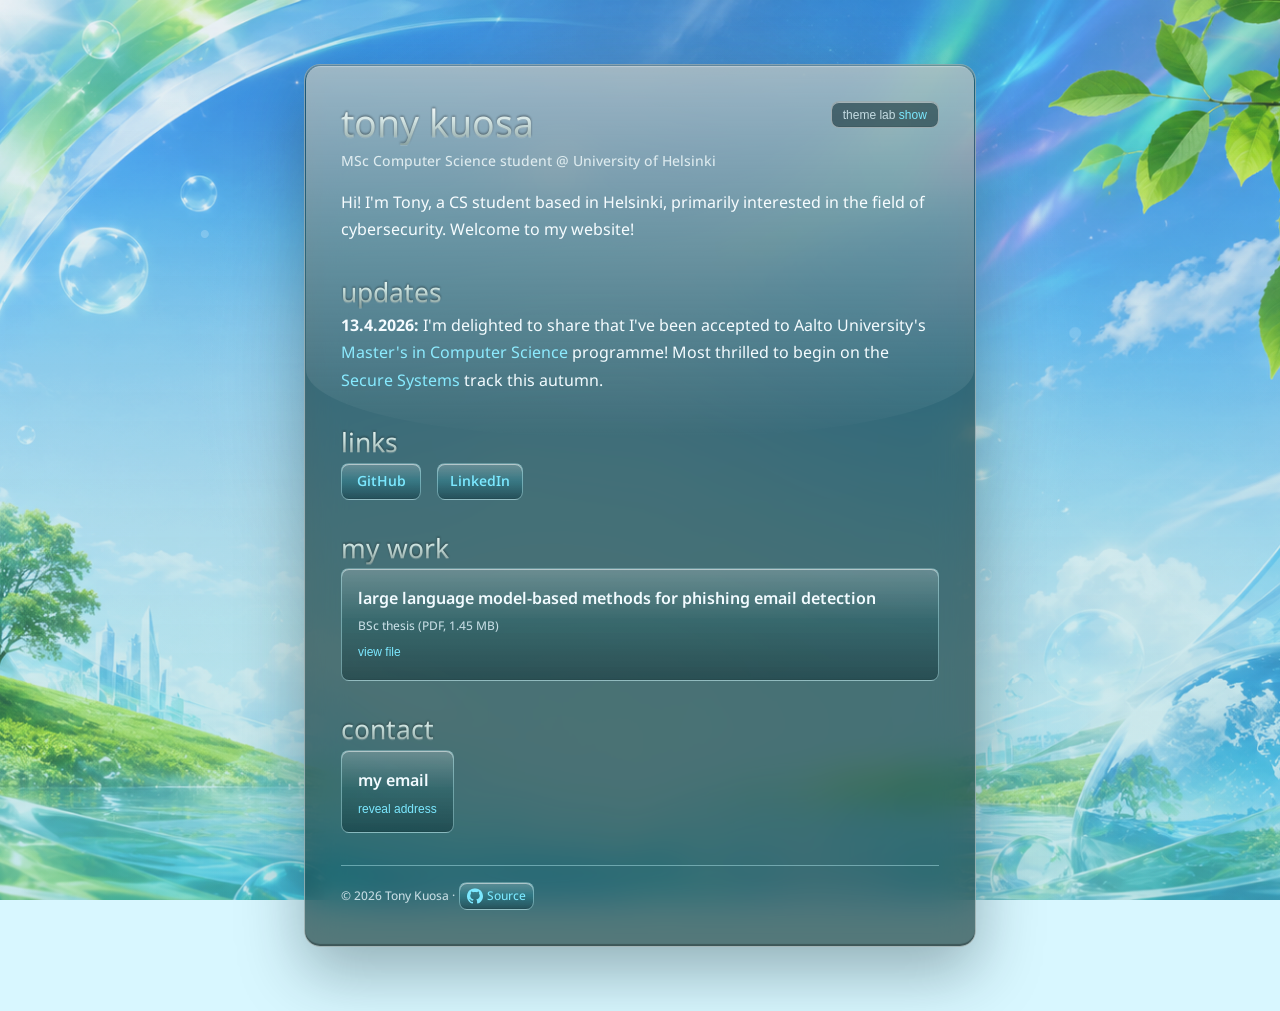
<file: index.html>
<!doctype html>
<html lang="en">
  <head>
    <meta charset="utf-8" />
    <meta name="author" content="Tony Kuosa" />
    <meta name="viewport" content="width=device-width, initial-scale=1.0" />
    <title>Tony Kuosa</title>
    <link rel="stylesheet" href="/style.css" />
    <link rel="icon" type="image/x-icon" href="/favicon.ico" />
    <script>
      var turnstileState = {
        loading: false,
        readyCallbacks: [],
        widgets: {},
      }

      function loadTurnstile(callback) {
        if (window.turnstile) {
          callback()
          return
        }

        turnstileState.readyCallbacks.push(callback)
        if (turnstileState.loading) return

        turnstileState.loading = true
        var s = document.createElement('script')
        s.src =
          'https://challenges.cloudflare.com/turnstile/v0/api.js?render=explicit'
        s.async = true
        s.defer = true
        s.onload = function () {
          // drain the queue before running so callbacks can't double-fire
          turnstileState.readyCallbacks
            .splice(0)
            .forEach(function (readyCallback) {
              readyCallback()
            })
        }
        document.head.appendChild(s)
      }

      function getTurnstileTheme() {
        return document.documentElement.dataset.panel === 'light'
          ? 'light'
          : 'dark'
      }

      function updatePanelControl(theme) {
        var panelSwitcher = document.querySelector('[data-panel-switcher]')
        if (!panelSwitcher) return

        panelSwitcher.disabled = theme === 'minimal'
      }

      function setThemeLabOpen(isOpen, storeValue) {
        var themeLabToggle = document.querySelector('[data-theme-lab-toggle]')
        var themeLabControls = document.getElementById('theme-lab-controls')

        document.documentElement.dataset.themeLabOpen = isOpen
          ? 'true'
          : 'false'
        if (themeLabToggle) {
          themeLabToggle.setAttribute(
            'aria-expanded',
            isOpen ? 'true' : 'false'
          )
        }
        if (themeLabControls) {
          themeLabControls.hidden = !isOpen
        }
        if (storeValue) {
          storeValue('themeLabOpen', isOpen ? 'true' : 'false')
        }
      }

      function renderTurnstile(containerId, callbacks) {
        loadTurnstile(function () {
          var container = document.getElementById(containerId)
          if (!container) return

          if (turnstileState.widgets[containerId] !== undefined) {
            window.turnstile.reset(turnstileState.widgets[containerId])
            return
          }

          turnstileState.widgets[containerId] = window.turnstile.render(
            container,
            {
              sitekey: '0x4AAAAAADAGK0JjHhqSRt6r',
              theme: getTurnstileTheme(),
              size: 'flexible',
              callback: callbacks.success,
              'error-callback': callbacks.error,
              'expired-callback': callbacks.expired,
            }
          )
        })
      }

      // decodes a base64-encoded value once a Turnstile check has passed
      // base64 is not encryption, the real gate is the human verification
      function decodeReveal(encoded) {
        return atob(encoded)
      }

      // Builds one reveal flow: a trigger button that swaps in a Turnstile
      // widget, then reveals a hidden element once the check passes. The
      // thesis download and the email share this exact state machine.
      function createRevealFlow(config) {
        function setHidden(id, hidden) {
          document.getElementById(id).hidden = hidden
        }

        function show() {
          setHidden(config.buttonId, true)
          setHidden(config.panelId, false)
          setHidden(config.revealId, true)
          renderTurnstile(config.widgetId, {
            success: onSuccess,
            error: onUnverified,
            expired: onUnverified,
          })
        }

        function onSuccess() {
          setHidden(config.panelId, true)
          config.reveal(document.getElementById(config.revealId))
        }

        // error and expired land in the same place: re-show the check.
        function onUnverified() {
          setHidden(config.panelId, false)
          setHidden(config.revealId, true)
        }

        return { show: show }
      }

      var thesisFlow = createRevealFlow({
        buttonId: 'thesis-download-btn',
        panelId: 'thesis-turnstile',
        widgetId: 'thesis-turnstile-widget',
        revealId: 'thesis-download',
        reveal: function (link) {
          // encoded path to the thesis PDF, revealed only after the check passes
          link.href = decodeReveal(
            'L2Fzc2V0cy90aGVzaXMuYzZkOTNiYWQwNjRkLnBkZg=='
          )
          link.hidden = false
        },
      })

      var emailFlow = createRevealFlow({
        buttonId: 'email-reveal-btn',
        panelId: 'email-turnstile',
        widgetId: 'email-turnstile-widget',
        revealId: 'email-reveal',
        reveal: function (link) {
          // encoded contact email, revealed only after the check passes
          var email = decodeReveal('bWVAdG9ueWt1b3NhLmNvbQ==')
          link.href = 'mailto:' + email
          link.textContent = email
          link.hidden = false
        },
      })

      function showTurnstile() {
        thesisFlow.show()
      }

      function showEmailTurnstile() {
        emailFlow.show()
      }

      ;(function () {
        function getStoredValue(key) {
          try {
            return localStorage.getItem(key)
          } catch (error) {
            return null
          }
        }

        function storeValue(key, value) {
          try {
            localStorage.setItem(key, value)
          } catch (error) {}
        }

        var storedTheme = getStoredValue('theme')
        var storedPanel = getStoredValue('panel')
        var storedThemeLabOpen = getStoredValue('themeLabOpen')
        var theme = storedTheme || 'polished-aero'
        var panel = storedPanel || 'dark'
        var themeLabOpen = storedThemeLabOpen === 'true'

        document.documentElement.dataset.theme = theme
        document.documentElement.dataset.panel = panel
        document.documentElement.dataset.themeLabOpen = themeLabOpen
          ? 'true'
          : 'false'

        window.addEventListener('DOMContentLoaded', function () {
          var themeLabToggle = document.querySelector('[data-theme-lab-toggle]')
          var themeSwitcher = document.querySelector('[data-theme-switcher]')
          var panelSwitcher = document.querySelector('[data-panel-switcher]')

          setThemeLabOpen(themeLabOpen)

          if (themeLabToggle) {
            themeLabToggle.addEventListener('click', function () {
              themeLabOpen = !themeLabOpen
              setThemeLabOpen(themeLabOpen, storeValue)
            })
          }

          if (themeSwitcher) {
            themeSwitcher.value = theme
            updatePanelControl(theme)
            themeSwitcher.addEventListener('change', function (event) {
              var nextTheme = event.target.value
              document.documentElement.dataset.theme = nextTheme
              updatePanelControl(nextTheme)
              storeValue('theme', nextTheme)
            })
          }

          if (panelSwitcher) {
            panelSwitcher.value = panel
            panelSwitcher.addEventListener('change', function (event) {
              var nextPanel = event.target.value
              document.documentElement.dataset.panel = nextPanel
              storeValue('panel', nextPanel)
            })
          }
        })
      })()
    </script>
  </head>

  <body>
    <main>
      <div class="theme-lab">
        <button
          class="theme-lab-toggle"
          type="button"
          aria-expanded="true"
          aria-controls="theme-lab-controls"
          data-theme-lab-toggle
        >
          Theme lab
        </button>
        <div
          id="theme-lab-controls"
          class="theme-switcher"
          aria-label="Theme lab controls"
        >
          <label>
            <span>Theme</span>
            <select data-theme-switcher aria-label="Select visual theme">
              <option value="polished-aero">Polished Aero</option>
              <option value="vista-glass">Vista Glass</option>
              <option value="eco-aero">Eco Aero</option>
              <option value="minimal">Minimal</option>
            </select>
          </label>
          <label>
            <span>Panel</span>
            <select data-panel-switcher aria-label="Select panel tone">
              <option value="dark">Dark glass</option>
              <option value="light">Light glass</option>
            </select>
          </label>
        </div>
      </div>

      <h1>Tony Kuosa</h1>
      <p class="subtitle subtitle--md">
        MSc Computer Science student @ University of Helsinki
      </p>

      <p class="intro">
        Hi! I'm Tony, a CS student based in Helsinki, primarily interested in
        the field of cybersecurity. Welcome to my website!
      </p>

      <section>
        <h2>Updates</h2>
        <ul class="news">
          <li>
            <p>
              <b>13.4.2026:</b>
              I'm delighted to share that I've been accepted to Aalto
              University's
              <a
                href="https://www.aalto.fi/en/study-options/computer-science-master-of-science-technology"
                target="_blank"
                >Master's in Computer Science</a
              >
              programme! Most thrilled to begin on the
              <a
                href="https://www.aalto.fi/en/programmes/masters-programme-in-computer-communication-and-information-sciences/curriculum-2026-2028#22-study-track--secure-systems-60---40-ects"
                target="_blank"
                >Secure Systems</a
              >
              track this autumn.
            </p>
          </li>
        </ul>
      </section>

      <section>
        <h2>Links</h2>
        <ul class="links">
          <li>
            <a href="https://github.com/kuosaton" target="_blank">GitHub</a>
          </li>
          <li>
            <a href="https://www.linkedin.com/in/tonykuosa" target="_blank"
              >LinkedIn</a
            >
          </li>
        </ul>
      </section>

      <section>
        <h2>My work</h2>
        <div class="work-item">
          <p class="work-item-name">
            Large Language Model-based Methods for Phishing Email Detection
          </p>
          <p class="work-item-meta">BSc thesis (PDF, 1.45 MB)</p>
          <button
            id="thesis-download-btn"
            class="work-item-meta thesis-download-link"
            onclick="showTurnstile()"
          >
            View file
          </button>
          <div id="thesis-turnstile" hidden>
            <div id="thesis-turnstile-widget"></div>
            <p class="work-item-meta turnstile-hint">
              Complete the check above to download
            </p>
          </div>
          <a id="thesis-download" target="_blank" hidden>
            <p class="work-item-meta thesis-download-link">View file</p>
          </a>
        </div>
      </section>

      <section>
        <h2>Contact</h2>
        <div class="contact-card">
          <p class="work-item-name">My email</p>
          <button
            id="email-reveal-btn"
            class="work-item-meta reveal-link"
            onclick="showEmailTurnstile()"
          >
            Reveal address
          </button>
          <div id="email-turnstile" hidden>
            <div id="email-turnstile-widget"></div>
            <p class="work-item-meta turnstile-hint">
              Complete the check above to reveal email address
            </p>
          </div>
          <a id="email-reveal" class="email-reveal" hidden></a>
        </div>
      </section>

      <footer>
        <p>
          &copy; 2026 Tony Kuosa &middot;
          <a
            href="https://github.com/kuosaton/tonykuosa.com"
            class="source-link"
            target="_blank"
          >
            <span class="source-icon" aria-hidden="true"></span>
            Source
          </a>
        </p>
      </footer>
    </main>
  </body>
</html>
</file>
<file: style.css>
*,
*::before,
*::after {
  margin: 0;
  padding: 0;
  box-sizing: border-box;
}

/* Fonts */

@font-face {
  font-family: 'Noto Sans';
  src: url('/assets/fonts/Noto_Sans/NotoSans-VariableFont_wdth,wght.woff2')
    format('woff2');
  font-weight: 100 900;
  font-stretch: 62.5% 100%;
  font-style: normal;
  font-display: swap;
}

/* Theme Tokens */

:root {
  --bg: #d8f7ff;
  --bg-image: url('/assets/background.png');
  --bg-layer-1:
    linear-gradient(
      180deg,
      rgba(255, 255, 255, 0.1),
      rgba(221, 253, 255, 0.24)
    ),
    var(--bg-image);
  --bg-layer-2:
    radial-gradient(
      circle at 50% 42%,
      rgba(255, 255, 255, 0.26),
      transparent 28rem
    ),
    linear-gradient(180deg, rgba(0, 76, 132, 0.08), rgba(0, 139, 156, 0.2));
  --surface: rgba(15, 47, 48, 0.64);
  --surface-strong: rgba(9, 35, 41, 0.54);
  --surface-gloss: linear-gradient(
    180deg,
    rgba(255, 255, 255, 0.2),
    rgba(30, 90, 94, 0.34) 46%,
    rgba(7, 39, 44, 0.46)
  );
  --text: #f2fbff;
  --text-secondary: #c5dce3;
  --accent: #7ce8ff;
  --accent-strong: #b7f7ff;
  --accent-light: rgba(75, 195, 255, 0.62);
  --border: rgba(255, 255, 255, 0.46);
  --border-strong: rgba(195, 249, 255, 0.42);
  --heading-filter: drop-shadow(0 -1px 1px rgba(0, 0, 0, 0.45))
    drop-shadow(0 1px 0 rgba(255, 255, 255, 0.18));
  --heading-gradient: linear-gradient(
    180deg,
    #ffffff 0%,
    #d5e6e5 42%,
    #8ca4a3 100%
  );
  --heading-sub-gradient: linear-gradient(
    180deg,
    #f8fffb 0%,
    #c5ddda 46%,
    #879d99 100%
  );
  --shadow:
    0 1.5rem 4rem rgba(6, 32, 38, 0.34),
    inset 0 2px 1px rgba(255, 255, 255, 0.3),
    inset 0 -2px 1px rgba(0, 0, 0, 0.28);
  --inner-shadow:
    inset 0 1px 0 rgba(255, 255, 255, 0.5), inset 0 -1px 0 rgba(0, 0, 0, 0.08);
  --control-bg: linear-gradient(
    180deg,
    rgba(255, 255, 255, 0.22),
    rgba(41, 135, 151, 0.38) 48%,
    rgba(4, 44, 54, 0.46)
  );
  --focus: #004f9f;
  --font-sans: 'Noto Sans', system-ui, sans-serif;

  --text-sm: 0.75rem;
  --text-md: 0.875rem;
  --text-lg: 2rem;

  --weight-heading: 390;
  --weight-subheading: 410;
  --weight-body: 450;
  --weight-label: 500;
  --weight-action: 550;
  --weight-strong: 600;

  --space-xs: 0.25rem;
  --space-sm: 0.5rem;
  --space-md: 1rem;
  --space-lg: 2rem;
  --space-xl: 4rem;

  --radius: 8px;
  --main-padding: clamp(1.25rem, 4vw, 2.25rem);
}

:root[data-theme='minimal'] {
  --bg: #111110;
  --bg-layer-1: #111110;
  --bg-layer-2: none;
  --surface: transparent;
  --surface-strong: transparent;
  --surface-gloss: transparent;
  --text: #e7e5e4;
  --text-secondary: #a8a29e;
  --accent: #60a5fa;
  --accent-strong: #93c5fd;
  --accent-light: #1e3a5f;
  --border: #292524;
  --border-strong: #292524;
  --shadow: none;
  --inner-shadow: none;
  --control-bg: #111110;
  --focus: #93c5fd;
  --heading-filter: none;
  --heading-gradient: none;
  --heading-sub-gradient: none;
  --radius: 6px;
  /* Unit required: max()/calc() that mix this with a length break on a bare 0. */
  --main-padding: 0px;
}

:root[data-theme='vista-glass'] {
  --bg: #8fd1f4;
  --bg-layer-1:
    linear-gradient(
      135deg,
      rgba(11, 111, 190, 0.08),
      rgba(255, 255, 255, 0.16) 48%,
      rgba(18, 108, 184, 0.2)
    ),
    var(--bg-image);
  --bg-layer-2:
    linear-gradient(
      120deg,
      transparent 0 24%,
      rgba(255, 255, 255, 0.28) 25% 30%,
      transparent 31%
    ),
    radial-gradient(circle at 50% 110%, rgba(0, 51, 107, 0.32), transparent 42%);
  --surface: rgba(6, 24, 43, 0.68);
  --surface-strong: rgba(5, 20, 34, 0.58);
  --surface-gloss: linear-gradient(
    180deg,
    rgba(255, 255, 255, 0.82),
    rgba(157, 217, 252, 0.44) 48%,
    rgba(38, 136, 204, 0.38)
  );
  --text: #f3fbff;
  --text-secondary: #c4d9e6;
  --accent: #8bddff;
  --accent-strong: #c4f4ff;
  --accent-light: rgba(75, 170, 244, 0.72);
  --border: rgba(255, 255, 255, 0.48);
  --border-strong: rgba(178, 232, 255, 0.44);
  --shadow:
    0 1.6rem 4.5rem rgba(4, 46, 86, 0.32),
    inset 0 1px 0 rgba(255, 255, 255, 0.9);
  --control-bg: linear-gradient(
    180deg,
    rgba(255, 255, 255, 0.24),
    rgba(64, 145, 198, 0.38) 48%,
    rgba(4, 35, 71, 0.5)
  );
  --focus: #003f99;
}

:root[data-theme='eco-aero'] {
  --bg: #ddfff0;
  --bg-layer-1:
    linear-gradient(
      145deg,
      rgba(129, 233, 255, 0.04),
      rgba(238, 254, 248, 0.2) 48%,
      rgba(143, 233, 105, 0.24)
    ),
    var(--bg-image);
  --bg-layer-2:
    radial-gradient(
      circle at 26% 82%,
      rgba(118, 220, 66, 0.22),
      transparent 20rem
    ),
    radial-gradient(circle at 72% 88%, rgba(0, 153, 118, 0.22), transparent 31%);
  --surface: rgba(20, 67, 47, 0.58);
  --surface-strong: rgba(14, 52, 35, 0.54);
  --surface-gloss: linear-gradient(
    180deg,
    rgba(255, 255, 255, 0.22),
    rgba(53, 126, 76, 0.34) 52%,
    rgba(13, 62, 43, 0.46)
  );
  --text: #f3fff7;
  --text-secondary: #cce4d3;
  --accent: #90ffe4;
  --accent-strong: #c5fff1;
  --accent-light: rgba(110, 220, 124, 0.66);
  --border: rgba(255, 255, 255, 0.44);
  --border-strong: rgba(202, 255, 226, 0.38);
  --shadow:
    0 1.5rem 4rem rgba(21, 116, 85, 0.22),
    inset 0 1px 0 rgba(255, 255, 255, 0.78);
  --control-bg: linear-gradient(
    180deg,
    rgba(255, 255, 255, 0.22),
    rgba(69, 151, 90, 0.36) 48%,
    rgba(12, 64, 46, 0.48)
  );
  --focus: #00636f;
}

:root[data-panel='light']:not([data-theme='minimal']) {
  --surface: rgba(225, 248, 251, 0.66);
  --surface-strong: rgba(255, 255, 255, 0.78);
  --surface-gloss: linear-gradient(
    180deg,
    rgba(255, 255, 255, 0.78),
    rgba(219, 254, 255, 0.34) 46%,
    rgba(196, 247, 252, 0.5)
  );
  --text: #123047;
  --text-secondary: #486875;
  --accent: #006fd1;
  --accent-strong: #004f9f;
  --border: rgba(255, 255, 255, 0.72);
  --border-strong: rgba(35, 144, 187, 0.34);
  --heading-filter: drop-shadow(0 1px 0 rgba(255, 255, 255, 0.85))
    drop-shadow(0 2px 2px rgba(23, 92, 117, 0.18));
  --heading-gradient: linear-gradient(
    180deg,
    #bcecf0 0%,
    #4c91a2 44%,
    #1f5066 100%
  );
  --heading-sub-gradient: linear-gradient(
    180deg,
    #b4e8dd 0%,
    #4b8d8d 48%,
    #2b5d66 100%
  );
  --shadow:
    0 1.5rem 4rem rgba(15, 96, 128, 0.22),
    inset 0 2px 1px rgba(255, 255, 255, 0.5),
    inset 0 -2px 1px rgba(0, 0, 0, 0.08);
  --inner-shadow: inset 0 1px 0 rgba(255, 255, 255, 0.64);
  --control-bg: linear-gradient(
    180deg,
    rgba(255, 255, 255, 0.92),
    rgba(183, 241, 252, 0.84)
  );
  --focus: #004f9f;
}

:root[data-panel='light'][data-theme='vista-glass'] {
  --surface: rgba(225, 245, 255, 0.62);
  --surface-strong: rgba(255, 255, 255, 0.76);
  --surface-gloss: linear-gradient(
    180deg,
    rgba(255, 255, 255, 0.86),
    rgba(157, 217, 252, 0.44) 48%,
    rgba(38, 136, 204, 0.3)
  );
  --text: #071d34;
  --text-secondary: #34576d;
  --accent: #0058c9;
  --accent-strong: #003f99;
  --border: rgba(255, 255, 255, 0.76);
  --border-strong: rgba(23, 87, 151, 0.4);
  --control-bg: linear-gradient(180deg, #ffffff 0%, #d8f3ff 45%, #80c8f0 100%);
}

:root[data-panel='light'][data-theme='eco-aero'] {
  --surface: rgba(230, 252, 236, 0.64);
  --surface-strong: rgba(255, 255, 255, 0.78);
  --surface-gloss: linear-gradient(
    180deg,
    rgba(255, 255, 255, 0.82),
    rgba(231, 255, 238, 0.48) 52%,
    rgba(196, 252, 222, 0.56)
  );
  --text: #143624;
  --text-secondary: #496b57;
  --accent: #007d91;
  --accent-strong: #00636f;
  --border: rgba(255, 255, 255, 0.74);
  --border-strong: rgba(38, 144, 110, 0.32);
  --heading-gradient: linear-gradient(
    180deg,
    #e9fff2 0%,
    #539970 48%,
    #275c4f 100%
  );
  --heading-sub-gradient: linear-gradient(
    180deg,
    #dbffe8 0%,
    #4d9270 52%,
    #315f55 100%
  );
  --control-bg: linear-gradient(
    180deg,
    rgba(255, 255, 255, 0.94),
    rgba(214, 255, 217, 0.84)
  );
}

/* Layout */

html {
  min-height: 100%;
  background: var(--bg);
}

body {
  min-height: 100vh;
  font-family: var(--font-sans);
  background: var(--bg-layer-1);
  background-attachment: fixed;
  background-position: center;
  background-size: cover;
  color: var(--text);
  line-height: 1.7;
  display: flex;
  justify-content: center;
  align-items: flex-start;
  padding: var(--space-xl) var(--space-md);
  position: relative;
  overflow-x: hidden;
}

body::before,
body::after {
  content: '';
  position: fixed;
  inset: 0;
  pointer-events: none;
}

body::before {
  background: var(--bg-layer-2);
}

body::after {
  background-image:
    radial-gradient(
      circle at 16% 26%,
      rgba(255, 255, 255, 0.7) 0 0.22rem,
      transparent 0.28rem
    ),
    radial-gradient(
      circle at 84% 37%,
      rgba(255, 255, 255, 0.55) 0 0.32rem,
      transparent 0.42rem
    ),
    radial-gradient(
      circle at 72% 73%,
      rgba(255, 255, 255, 0.38) 0 0.42rem,
      transparent 0.56rem
    );
  opacity: 0.28;
}

:root[data-theme='minimal'] body::before,
:root[data-theme='minimal'] body::after {
  display: none;
}

main {
  max-width: 42rem;
  width: 100%;
  padding: var(--main-padding);
  border: 1px solid var(--border);
  border-radius: calc(var(--radius) + 8px);
  background: var(--surface);
  box-shadow: var(--shadow);
  backdrop-filter: blur(18px) saturate(150%);
  position: relative;
  z-index: 1;
  transition: padding-top 0.2s ease;
}

/* When the lab is open, reserve room at the top so its dropdown drops into
   space above the content instead of over it. The 4.75rem clears the
   one-row controls panel; tune it if the panel's height changes. */
:root[data-theme-lab-open='true'] main {
  padding-top: calc(max(var(--space-sm), var(--main-padding)) + 4.75rem);
}

:root[data-theme='minimal'] main {
  max-width: 38rem;
  border: 0;
  border-radius: 0;
  backdrop-filter: none;
}

:root:not([data-theme='minimal']) main::before {
  content: '';
  position: absolute;
  inset: 1px;
  height: 42%;
  border-radius: calc(var(--radius) + 7px) calc(var(--radius) + 7px) 42% 42% /
    calc(var(--radius) + 7px) calc(var(--radius) + 7px) 18% 18%;
  background: linear-gradient(180deg, rgba(255, 255, 255, 0.58), transparent);
  pointer-events: none;
}

/* Theme Lab */

/* Floated into the panel's top-right corner so it stays out of the content
   flow; the controls drop down right-aligned when expanded. The mobile
   breakpoint returns it to normal flow. */
.theme-lab {
  position: absolute;
  top: max(var(--space-sm), var(--main-padding));
  right: max(var(--space-sm), var(--main-padding));
  z-index: 2;
  display: inline-grid;
  justify-items: end;
  gap: var(--space-sm);
  max-width: calc(100% - var(--main-padding));
}

.theme-lab-toggle,
.theme-switcher {
  border: 1px solid var(--border);
  border-radius: var(--radius);
  background: var(--surface-strong);
  box-shadow: var(--inner-shadow);
  color: var(--text-secondary);
  font-size: var(--text-sm);
  font-weight: var(--weight-label);
  position: relative;
}

.theme-lab-toggle {
  cursor: pointer;
  padding: 0.35rem 0.7rem;
}

.theme-lab-toggle:hover {
  color: var(--text);
}

.theme-lab-toggle::after {
  content: ' show';
  color: var(--accent);
}

.theme-lab-toggle[aria-expanded='true']::after {
  content: ' hide';
}

.theme-switcher {
  display: inline-flex;
  align-items: center;
  flex-wrap: wrap;
  gap: var(--space-sm);
  max-width: 100%;
  padding: 0.35rem 0.45rem 0.35rem 0.7rem;
}

.theme-switcher[hidden] {
  display: none;
}

.theme-switcher label {
  display: inline-flex;
  align-items: center;
  gap: var(--space-sm);
  min-width: 0;
}

.theme-switcher select {
  min-width: 8.75rem;
  max-width: 100%;
  border: 1px solid var(--border-strong);
  border-radius: calc(var(--radius) - 2px);
  background: var(--control-bg);
  color: var(--text);
  font: inherit;
  padding: 0.25rem 1.7rem 0.25rem 0.5rem;
}

.theme-switcher option {
  background: #ffffff;
  color: #123047;
}

:root:not([data-panel='light']):not([data-theme='minimal'])
  .theme-switcher
  option {
  background: #0b2a31;
  color: #f2fbff;
}

.theme-switcher select:disabled {
  cursor: not-allowed;
  opacity: 0.55;
}

/* Typography */

/* Headings and UI chrome render lowercase; body prose and link labels keep
   their case. The .theme-switcher label inherits this from .theme-switcher;
   native select/option are listed explicitly since they inherit unreliably. */
h1,
h2,
.theme-lab-toggle,
.theme-switcher,
.theme-switcher select,
.theme-switcher option,
.work-item-name,
.thesis-download-link,
.reveal-link {
  text-transform: lowercase;
}

/* Shared gradient-text treatment for both heading levels. */
h1,
h2 {
  margin-bottom: var(--space-xs);
  filter: var(--heading-filter);
  background-clip: text;
  -webkit-background-clip: text;
  -webkit-text-fill-color: transparent;
}

h1 {
  color: var(--text);
  background-image: var(--heading-gradient);
  font-size: clamp(2rem, 5vw, 2.35rem);
  font-weight: var(--weight-heading);
  line-height: 1.18;
}

h2 {
  color: var(--text-secondary);
  background-image: var(--heading-sub-gradient);
  font-size: clamp(1.35rem, 4vw, 1.65rem);
  font-weight: var(--weight-subheading);
  line-height: 1.24;
}

/* Minimal theme drops the gradient/glass treatment for flat text. */
:root[data-theme='minimal'] :is(h1, h2) {
  background-image: none;
  filter: none;
  font-weight: var(--weight-label);
  line-height: 1.7;
  -webkit-text-fill-color: currentColor;
}

:root[data-theme='minimal'] h1 {
  font-size: var(--text-lg);
}

:root[data-theme='minimal'] h2 {
  font-size: var(--text-sm);
  margin-bottom: var(--space-md);
  padding-bottom: var(--space-sm);
  padding-left: var(--space-md);
  border-bottom: 1px solid var(--border-strong);
  border-left: 3px solid var(--accent-light);
}

.subtitle {
  font-size: var(--text-md);
  font-weight: var(--weight-body);
  color: var(--text-secondary);
  margin-bottom: var(--space-lg);
}

.subtitle--md {
  margin-bottom: var(--space-md);
}

.intro {
  margin-bottom: var(--space-lg);
}

section {
  margin-bottom: var(--space-lg);
}

/* Links And Cards */

.links,
.news {
  list-style: none;
  display: flex;
  gap: var(--space-md);
}

.news {
  display: block;
}

.links {
  flex-wrap: wrap;
}

/* Shared "glass control" surface for the pill-style links and buttons. */
.links a,
.email-reveal,
.source-link {
  border: 1px solid var(--border-strong);
  border-radius: var(--radius);
  background: var(--control-bg);
  box-shadow: var(--inner-shadow);
  color: var(--accent);
}

.links a {
  display: inline-block;
  min-width: 5rem;
  padding: 0.35rem 0.75rem;
  font-size: var(--text-md);
  font-weight: var(--weight-action);
  text-align: center;
}

/* Minimal theme strips the glass surfaces back to flat. */
:root[data-theme='minimal'] :is(.links a, .source-link, .work-item, .contact-card) {
  background: transparent;
  box-shadow: none;
}

:root[data-theme='minimal'] :is(.links a, .source-link) {
  padding: 0;
  border: 0;
  border-radius: 0;
}

:root[data-theme='minimal'] .links a {
  min-width: 0;
  text-align: left;
}

a {
  color: var(--accent);
  text-decoration: none;
}

a:hover {
  color: var(--accent-strong);
  text-decoration: underline;
}

a:focus-visible,
button:focus-visible,
select:focus-visible {
  outline: 2px solid var(--focus);
  outline-offset: 3px;
}

.work-item,
.contact-card {
  padding: var(--space-md);
  border: 1px solid var(--border-strong);
  border-radius: var(--radius);
  background: var(--surface-gloss);
  box-shadow: var(--inner-shadow);
}

.contact-card {
  display: inline-grid;
  grid-template-columns: max-content;
  justify-items: start;
  row-gap: 0;
  width: auto;
  max-width: 100%;
}

.work-item a {
  color: inherit;
  display: block;
}

.work-item a[hidden] {
  display: none;
}

.work-item-name {
  font-weight: var(--weight-strong);
  margin-bottom: var(--space-xs);
}

:root[data-theme='minimal'] .work-item-name {
  font-weight: var(--weight-label);
}

.work-item-meta {
  font-size: var(--text-sm);
  font-weight: var(--weight-body);
  color: var(--text-secondary);
}

.turnstile-hint {
  margin-top: var(--space-sm);
}

#email-turnstile,
.email-reveal {
  grid-column: 1 / -1;
}

.thesis-download-link,
.reveal-link {
  margin-top: var(--space-sm);
  color: var(--accent);
  background: none;
  border: none;
  cursor: pointer;
  padding: 0;
}

.contact-card .reveal-link {
  margin-top: var(--space-xs);
}

.thesis-download-link:hover,
.reveal-link:hover {
  color: var(--accent-strong);
  text-decoration: underline;
}

.email-reveal {
  display: inline-flex;
  align-items: center;
  max-width: 100%;
  margin-top: var(--space-sm);
  padding: 0.35rem 0.75rem;
  font-size: var(--text-md);
  font-weight: var(--weight-action);
  overflow-wrap: anywhere;
}

.email-reveal[hidden] {
  display: none;
}

.email-reveal:hover {
  color: var(--accent-strong);
}

.source-link {
  display: inline-flex;
  align-items: center;
  gap: var(--space-xs);
  padding: 0.18rem 0.45rem;
}

.source-link:hover {
  color: var(--accent-strong);
}

.source-icon {
  width: 1rem;
  height: 1rem;
  flex: 0 0 auto;
  background: currentColor;
  -webkit-mask: url('/assets/GitHub_Invertocat_White.svg') center / contain
    no-repeat;
  mask: url('/assets/GitHub_Invertocat_White.svg') center / contain no-repeat;
}

footer {
  margin-top: var(--space-lg);
  padding-top: var(--space-md);
  border-top: 1px solid var(--border-strong);
  font-size: var(--text-sm);
  font-weight: var(--weight-body);
  color: var(--text-secondary);
}

footer p {
  display: flex;
  align-items: center;
  flex-wrap: wrap;
  gap: var(--space-xs);
}

@media (max-width: 38rem) {
  :root {
    --bg-image: url('/assets/background-mobile.png');
    --space-xl: 1rem;
    --main-padding: 1rem;
  }

  body {
    padding: var(--space-md);
    background-attachment: scroll;
    background-position: center top;
  }

  /* Mobile keeps the floated corner placement and reserve-space animation;
     the controls stack vertically as a partial-width right-aligned panel.
     The 7.25rem clears that taller two-row stack; tune alongside the panel. */
  :root[data-theme-lab-open='true'] main {
    padding-top: calc(max(var(--space-sm), var(--main-padding)) + 7.25rem);
  }

  .theme-switcher {
    flex-direction: column;
    align-items: stretch;
    width: min(18rem, 80vw);
  }

  .theme-switcher label {
    width: 100%;
    justify-content: space-between;
  }

  .theme-switcher select {
    min-width: 0;
    flex: 1;
  }

  .contact-card {
    width: 100%;
    grid-template-columns: 1fr;
  }
}
</file>
